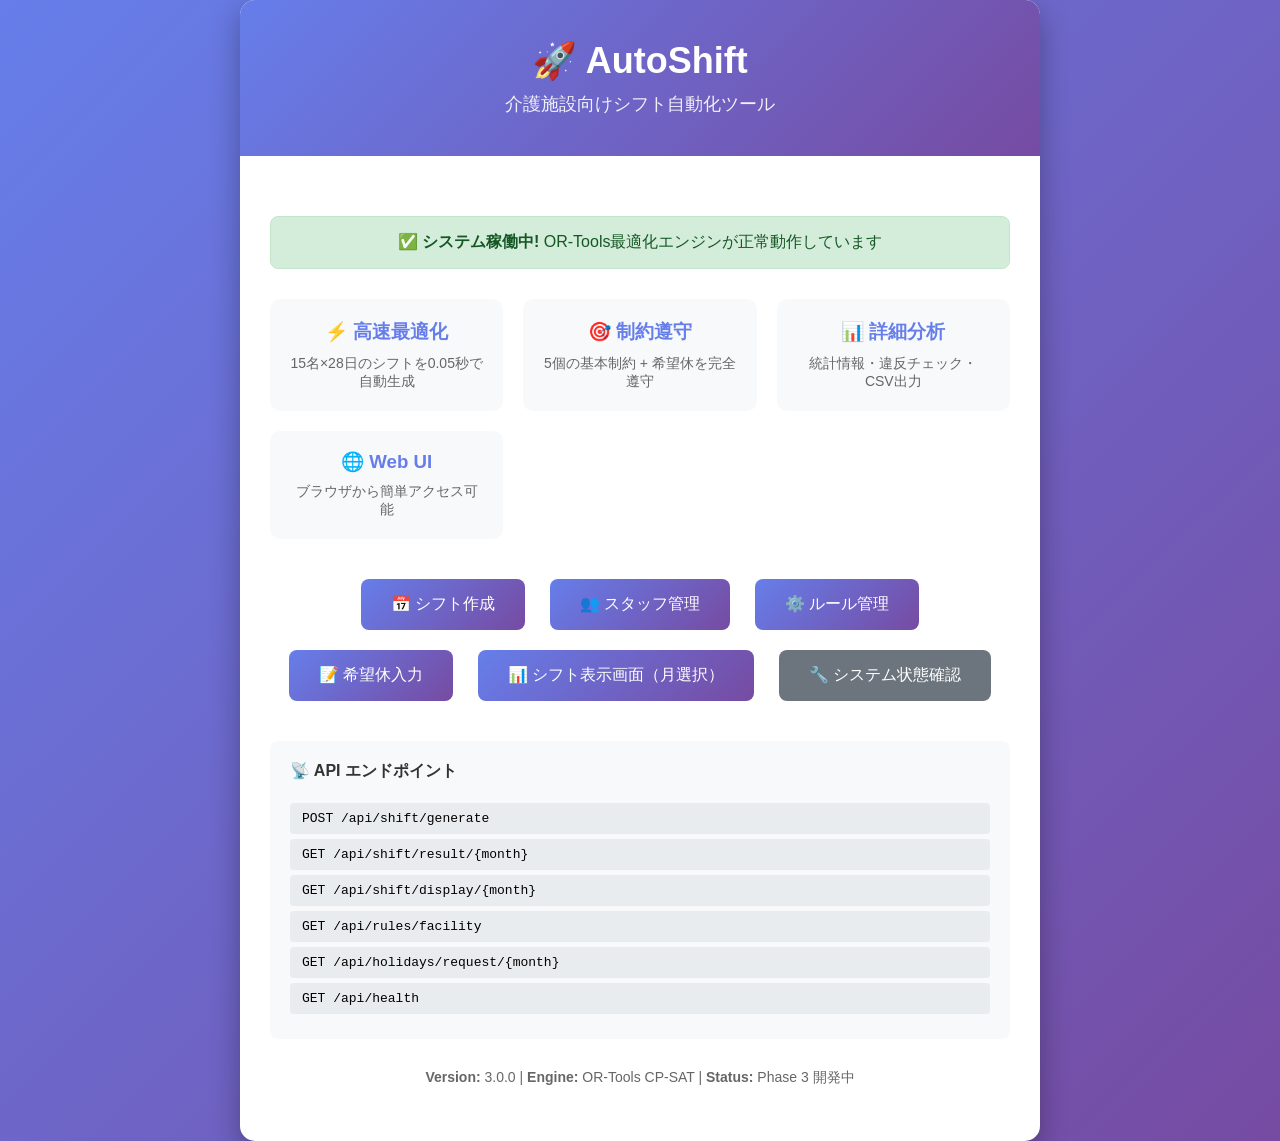
<file: templates/index.html>
<!DOCTYPE html>
<html lang="ja">
<head>
    <meta charset="UTF-8">
    <meta name="viewport" content="width=device-width, initial-scale=1.0">
    <title>AutoShift - シフト自動化ツール</title>
    <style>
        body {
            font-family: 'Segoe UI', Tahoma, Geneva, Verdana, sans-serif;
            margin: 0;
            padding: 0;
            background: linear-gradient(135deg, #667eea 0%, #764ba2 100%);
            min-height: 100vh;
            display: flex;
            align-items: center;
            justify-content: center;
        }
        .container {
            max-width: 800px;
            background: white;
            border-radius: 15px;
            box-shadow: 0 10px 30px rgba(0,0,0,0.3);
            overflow: hidden;
            text-align: center;
        }
        .header {
            background: linear-gradient(135deg, #667eea 0%, #764ba2 100%);
            color: white;
            padding: 40px 30px;
        }
        .header h1 {
            margin: 0;
            font-size: 36px;
            margin-bottom: 10px;
        }
        .header p {
            margin: 0;
            font-size: 18px;
            opacity: 0.9;
        }
        .content {
            padding: 40px 30px;
        }
        .features {
            display: grid;
            grid-template-columns: repeat(auto-fit, minmax(200px, 1fr));
            gap: 20px;
            margin: 30px 0;
        }
        .feature {
            padding: 20px;
            background: #f8f9fa;
            border-radius: 10px;
            transition: transform 0.3s;
        }
        .feature:hover {
            transform: translateY(-5px);
        }
        .feature h3 {
            margin: 0 0 10px 0;
            color: #667eea;
        }
        .feature p {
            margin: 0;
            color: #666;
            font-size: 14px;
        }
        .actions {
            margin: 30px 0;
        }
        .btn {
            display: inline-block;
            padding: 15px 30px;
            margin: 10px;
            background: linear-gradient(135deg, #667eea 0%, #764ba2 100%);
            color: white;
            text-decoration: none;
            border-radius: 8px;
            font-size: 16px;
            transition: transform 0.3s;
        }
        .btn:hover {
            transform: translateY(-2px);
        }
        .btn-secondary {
            background: #6c757d;
        }
        .status {
            background: #d4edda;
            border: 1px solid #c3e6cb;
            color: #155724;
            padding: 15px;
            border-radius: 8px;
            margin: 20px 0;
        }
        .api-info {
            background: #f8f9fa;
            padding: 20px;
            border-radius: 8px;
            margin: 20px 0;
            text-align: left;
        }
        .api-info h4 {
            margin-top: 0;
            color: #333;
        }
        .api-endpoint {
            background: #e9ecef;
            padding: 8px 12px;
            border-radius: 4px;
            font-family: monospace;
            margin: 5px 0;
            display: block;
        }
    </style>
</head>
<body>
    <div class="container">
        <div class="header">
            <h1>🚀 AutoShift</h1>
            <p>介護施設向けシフト自動化ツール</p>
        </div>
        
        <div class="content">
            <div class="status">
                <strong>✅ システム稼働中!</strong> OR-Tools最適化エンジンが正常動作しています
            </div>
            
            <div class="features">
                <div class="feature">
                    <h3>⚡ 高速最適化</h3>
                    <p>15名×28日のシフトを0.05秒で自動生成</p>
                </div>
                <div class="feature">
                    <h3>🎯 制約遵守</h3>
                    <p>5個の基本制約 + 希望休を完全遵守</p>
                </div>
                <div class="feature">
                    <h3>📊 詳細分析</h3>
                    <p>統計情報・違反チェック・CSV出力</p>
                </div>
                <div class="feature">
                    <h3>🌐 Web UI</h3>
                    <p>ブラウザから簡単アクセス可能</p>
                </div>
            </div>
            
            <div class="actions">
                <a href="/shift_display" class="btn">📅 シフト作成</a>
                <a href="/staff_management" class="btn">👥 スタッフ管理</a>
                <a href="/facility_rules" class="btn">⚙️ ルール管理</a>
                <a href="/request_holidays" class="btn">📝 希望休入力</a>
                <a href="/shift_display" class="btn">📊 シフト表示画面（月選択）</a>
                <a href="/api/health" class="btn btn-secondary">🔧 システム状態確認</a>
            </div>
            
            <div class="api-info">
                <h4>📡 API エンドポイント</h4>
                <code class="api-endpoint">POST /api/shift/generate</code>
                <code class="api-endpoint">GET /api/shift/result/{month}</code>
                <code class="api-endpoint">GET /api/shift/display/{month}</code>
                <code class="api-endpoint">GET /api/rules/facility</code>
                <code class="api-endpoint">GET /api/holidays/request/{month}</code>
                <code class="api-endpoint">GET /api/health</code>
            </div>
            
            <div style="margin-top: 30px; color: #666; font-size: 14px;">
                <p><strong>Version:</strong> 3.0.0 | <strong>Engine:</strong> OR-Tools CP-SAT | <strong>Status:</strong> Phase 3 開発中</p>
            </div>
        </div>
    </div>
</body>
</html>
</file>
